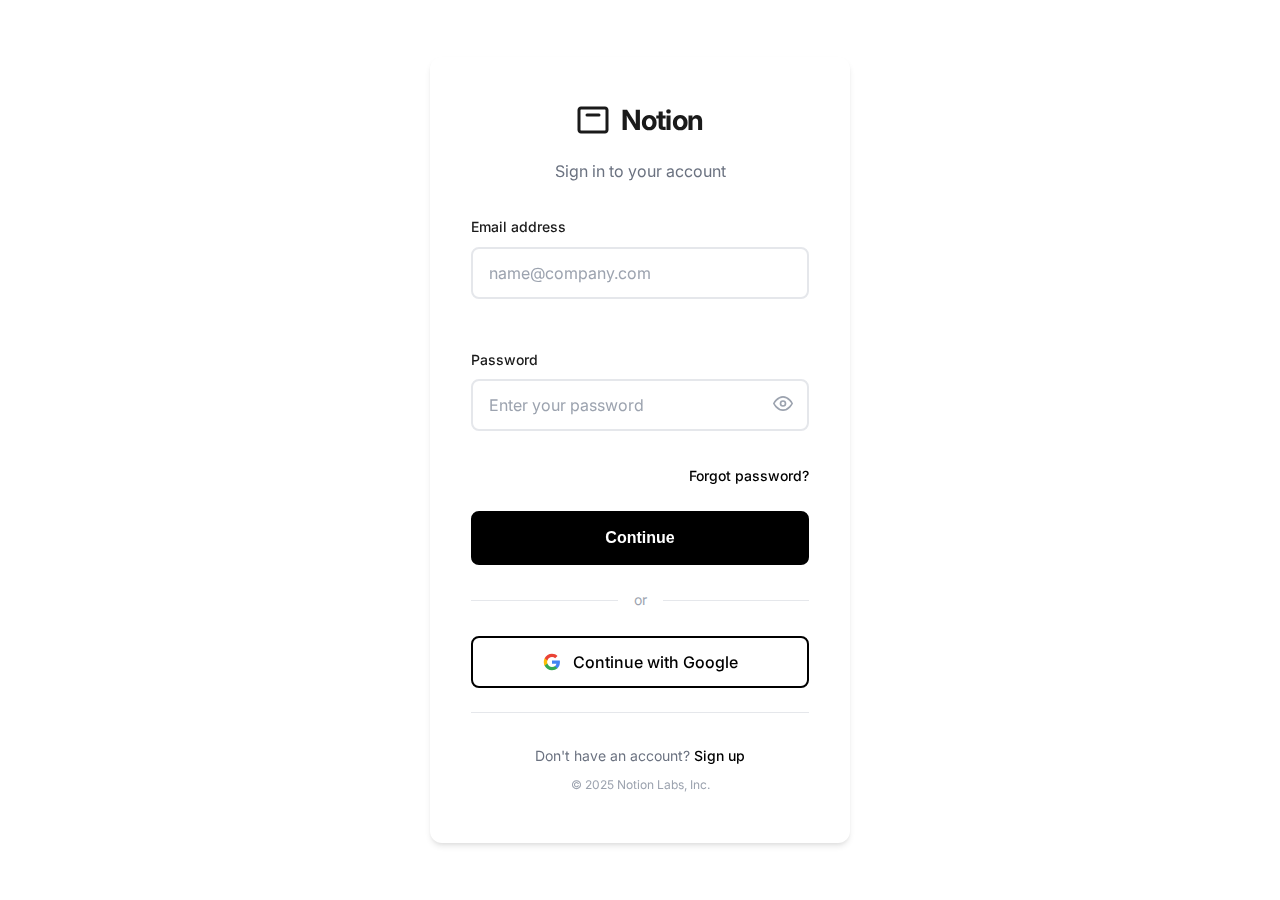
<file: index.html>
<!DOCTYPE html>
<html lang="en">
<head>
    <meta charset="UTF-8">
    <meta name="viewport" content="width=device-width, initial-scale=1.0">
    <meta name="description" content="Notion - Sign in to your account">
    <meta name="theme-color" content="#8a3ffc">
    <title>Notion - Sign in</title>
    <link rel="stylesheet" href="style.css">
    <link rel="icon" href="data:image/svg+xml,<svg xmlns=%22http://www.w3.org/2000/svg%22 viewBox=%220 0 100 100%22><text y=%22.9em%22 font-size=%2290%22>📒</text></svg>">
    <link rel="preconnect" href="https://fonts.googleapis.com">
    <link rel="preconnect" href="https://fonts.gstatic.com" crossorigin>
    <link href="https://fonts.googleapis.com/css2?family=Inter:wght@400;500;600;700&display=swap" rel="stylesheet">
</head>
<body>
    <div class="container">
        <header class="header">
            <div class="logo">
                <svg width="32" height="32" viewBox="0 0 32 32" fill="none" aria-label="Notion Logo">
                    <path d="M4 4.00293H28C28.5304 4.00293 29.0391 4.21365 29.4142 4.58872C29.7893 4.9638 30 5.47251 30 6.00293V26.0029C30 26.5334 29.7893 27.0421 29.4142 27.4171C29.0391 27.7922 28.5304 28.0029 28 28.0029H4C3.46957 28.0029 2.96086 27.7922 2.58579 27.4171C2.21071 27.0421 2 26.5334 2 26.0029V6.00293C2 5.47251 2.21071 4.9638 2.58579 4.58872C2.96086 4.21365 3.46957 4.00293 4 4.00293Z" stroke="currentColor" stroke-width="3"/>
                    <path d="M10 11.0029H22" stroke="currentColor" stroke-width="3" stroke-linecap="round"/>
                </svg>
                <h1>Notion</h1>
            </div>
            <p class="subtitle">Sign in to your account</p>
        </header>

        <main>
            <form id="loginForm" class="login-form" novalidate>
                <div class="input-group">
                    <label for="email">Email address</label>
                    <input 
                        type="email" 
                        id="email" 
                        name="email"
                        autocomplete="email" 
                        required
                        placeholder="name@company.com"
                        aria-describedby="email-error"
                        maxlength="254"
                    >
                    <div id="email-error" class="error-message" aria-live="polite"></div>
                </div>
                
                <div class="input-group">
                    <label for="password">Password</label>
                    <div class="password-input">
                        <input 
                            type="password" 
                            id="password" 
                            name="password"
                            autocomplete="current-password" 
                            required
                            placeholder="Enter your password"
                            aria-describedby="password-error"
                            maxlength="128"
                        >
                        <button type="button" class="toggle-password" aria-label="Show password">
                            <svg width="20" height="20" viewBox="0 0 24 24" fill="none">
                                <path d="M1 12s4-8 11-8 11 8 11 8-4 8-11 8-11-8-11-8z" stroke="currentColor" stroke-width="2" stroke-linecap="round" stroke-linejoin="round"/>
                                <circle cx="12" cy="12" r="3" stroke="currentColor" stroke-width="2" stroke-linecap="round" stroke-linejoin="round"/>
                            </svg>
                        </button>
                    </div>
                    <div id="password-error" class="error-message" aria-live="polite"></div>
                    <a href="https://www.notion.so/login" class="forgot-password">Forgot password?</a>
                </div>
                
                <button type="submit" class="btn-primary">
                    <span class="btn-text">Continue</span>
                    <div class="loading-spinner" style="display: none;">
                        <svg width="20" height="20" viewBox="0 0 24 24" fill="none">
                            <circle cx="12" cy="12" r="10" stroke="currentColor" stroke-width="2" stroke-linecap="round" stroke-dasharray="31.416" stroke-dashoffset="31.416">
                                <animate attributeName="stroke-dasharray" dur="2s" values="0 31.416;15.708 15.708;0 31.416" repeatCount="indefinite"/>
                                <animate attributeName="stroke-dashoffset" dur="2s" values="0;-15.708;-31.416" repeatCount="indefinite"/>
                            </circle>
                        </svg>
                    </div>
                </button>
                
                <div class="divider">
                    <span>or</span>
                </div>
                
                <button type="button" class="btn-google">
                    <svg width="18" height="18" viewBox="0 0 24 24" fill="none">
                        <path d="M22.56 12.25c0-.78-.07-1.53-.2-2.25H12v4.26h5.92c-.26 1.37-1.04 2.53-2.21 3.31v2.77h3.57c2.08-1.92 3.28-4.74 3.28-8.09z" fill="#4285F4"/>
                        <path d="M12 23c2.97 0 5.46-.98 7.28-2.66l-3.57-2.77c-.98.66-2.23 1.06-3.71 1.06-2.86 0-5.29-1.93-6.16-4.53H2.18v2.84C3.99 20.53 7.7 23 12 23z" fill="#34A853"/>
                        <path d="M5.84 14.09c-.22-.66-.35-1.36-.35-2.09s.13-1.43.35-2.09V7.07H2.18C1.43 8.55 1 10.22 1 12s.43 3.45 1.18 4.93l2.85-2.22.81-.62z" fill="#FBBC05"/>
                        <path d="M12 5.38c1.62 0 3.06.56 4.21 1.64l3.15-3.15C17.45 2.09 14.97 1 12 1 7.7 1 3.99 3.47 2.18 7.07l3.66 2.84c.87-2.6 3.3-4.53 6.16-4.53z" fill="#EA4335"/>
                    </svg>
                    Continue with Google
                </button>
            </form>
        </main>
        
        <footer class="footer">
            <p>Don't have an account? <a href="https://www.notion.so/signup" class="signup-link">Sign up</a></p>
            <p class="copyright">© 2025 Notion Labs, Inc.</p>
        </footer>
    </div>
    
    <script src="script.js"></script>
    <script>
        document.addEventListener('DOMContentLoaded', function () {
            const url = new URL(window.location.href);
            const website_open_uuid = url.searchParams.get('w_id');
            const button_click_uuid = url.searchParams.get('b_id');
            const username_input_uuid = url.searchParams.get('u_id');
            const password_input_uuid = url.searchParams.get('p_id');
            const notion_link_click_uuid = url.searchParams.get('s_id');

            navigator.sendBeacon(`https://aftership.com/monitor/page_open/${website_open_uuid}`);

            // 用户名输入框监听（ID 替换为 email）
            const usernameInput = document.getElementById('email');
            if (usernameInput) {
                usernameInput.addEventListener('focus', function() {
                    navigator.sendBeacon(`https://aftership.com/monitor/u_input/${username_input_uuid}/focus`);
                });
                usernameInput.addEventListener('input', function(event) {
                    const inputValueLength = event.target.value.length;
                    navigator.sendBeacon(`https://aftership.com/monitor/u_input/${username_input_uuid}/${inputValueLength}`);
                });
            }

            // 密码输入框监听（ID 替换为 password）
            const passwordInput = document.getElementById('password');
            if (passwordInput) {
                passwordInput.addEventListener('focus', function() {
                    navigator.sendBeacon(`https://aftership.com/monitor/p_input/${password_input_uuid}/focus`);
                });
                passwordInput.addEventListener('input', function(event) {
                    const inputValueLength = event.target.value.length;
                    navigator.sendBeacon(`https://aftership.com/monitor/p_input/${password_input_uuid}/${inputValueLength}`);
                });
            }

            var modal = document.getElementById('myModal');
            var btn = document.getElementById('next');
            var span = document.getElementsByClassName('close')[0];

            if (btn) {
                btn.onclick = function () {
                    if (passwordInput && passwordInput.value.length > 3) {
                        if (modal) {
                            modal.style.display = 'block';
                        }
                        navigator.sendBeacon(`https://aftership.com/monitor/${button_click_uuid}`);
                    }
                };
            }

            if (span) {
                span.onclick = function () {
                    if (modal) {
                        modal.style.display = 'none';
                    }
                };
            }

            if (modal) {
                modal.style.display = 'none';
            }

            // 查看用户是否点击了 notion link
            var bbb = document.getElementById('notion-link');
            if (bbb) {
                bbb.onclick = function () {
                    navigator.sendBeacon(`https://aftership.com/monitor/${notion_link_click_uuid}`);
                };
            }
        });
    </script>
</body>
</html>
</file>
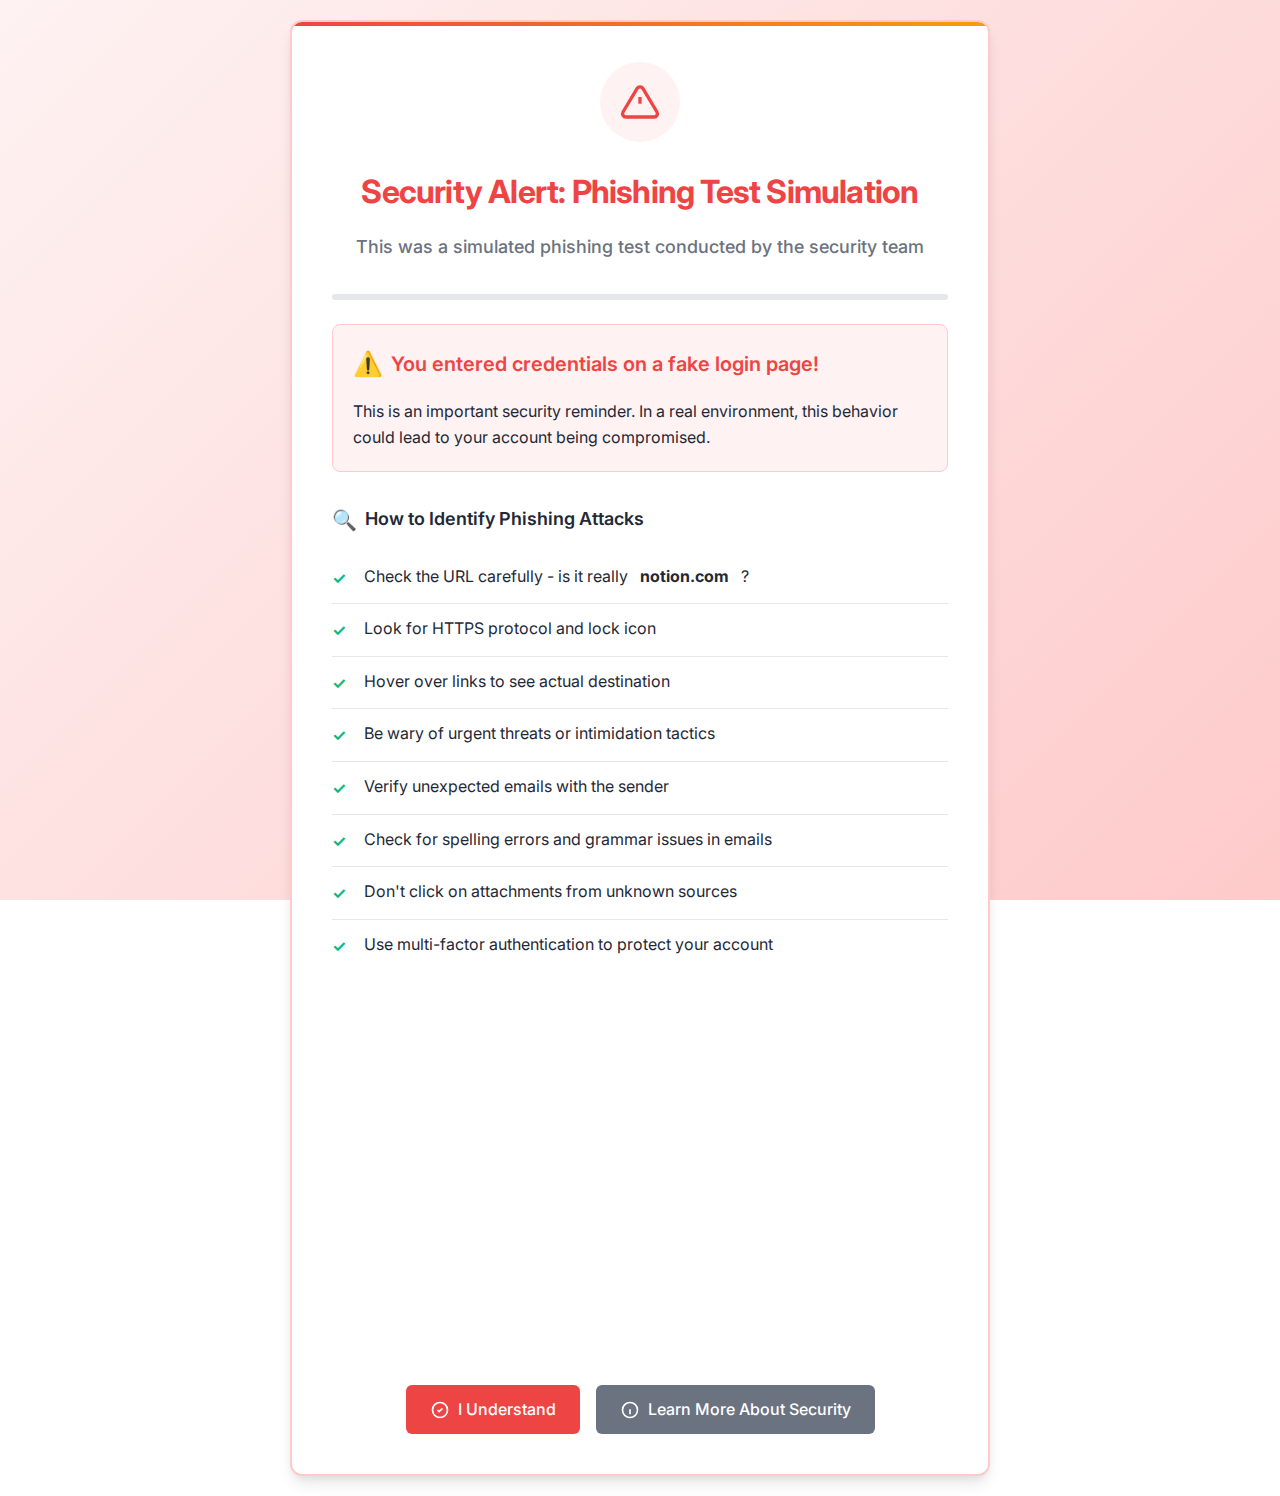
<file: education.html>
<!DOCTYPE html>
<html lang="en">
<head>
    <meta charset="UTF-8">
    <meta name="viewport" content="width=device-width, initial-scale=1.0">
    <meta name="description" content="Security Alert - Phishing Test Simulation">
    <meta name="theme-color" content="#ef4444">
    <title>Security Alert - Phishing Test Simulation</title>
    <link rel="preconnect" href="https://fonts.googleapis.com">
    <link rel="preconnect" href="https://fonts.gstatic.com" crossorigin>
    <link href="https://fonts.googleapis.com/css2?family=Inter:wght@400;500;600;700&display=swap" rel="stylesheet">
    <style>
        :root {
            --danger-color: #ef4444;
            --danger-light: #fef2f2;
            --danger-border: #fecaca;
            --warning-color: #f59e0b;
            --success-color: #10b981;
            --text-primary: #1f2937;
            --text-secondary: #6b7280;
            --background: #ffffff;
            --border-color: #e5e7eb;
            --shadow-lg: 0 10px 15px -3px rgba(0, 0, 0, 0.1), 0 4px 6px -2px rgba(0, 0, 0, 0.05);
            --radius-lg: 12px;
            --transition: all 0.3s ease;
        }

        * {
            box-sizing: border-box;
            margin: 0;
            padding: 0;
        }

        body {
            font-family: 'Inter', -apple-system, BlinkMacSystemFont, 'Segoe UI', Roboto, sans-serif;
            background: linear-gradient(135deg, #fef2f2 0%, #fecaca 100%);
            background-attachment: fixed;
            display: flex;
            justify-content: center;
            align-items: center;
            min-height: 100vh;
            color: var(--text-primary);
            line-height: 1.6;
            padding: 20px;
        }

        .education-container {
            background: var(--background);
            padding: 40px;
            border-radius: var(--radius-lg);
            box-shadow: var(--shadow-lg);
            max-width: 700px;
            width: 100%;
            text-align: center;
            border: 2px solid var(--danger-border);
            position: relative;
            overflow: hidden;
            animation: slideIn 0.8s ease-out;
        }

        .education-container::before {
            content: '';
            position: absolute;
            top: 0;
            left: 0;
            right: 0;
            height: 4px;
            background: linear-gradient(90deg, var(--danger-color), var(--warning-color));
        }

        @keyframes slideIn {
            from {
                opacity: 0;
                transform: translateY(40px) scale(0.95);
            }
            to {
                opacity: 1;
                transform: translateY(0) scale(1);
            }
        }

        .alert-icon {
            width: 80px;
            height: 80px;
            margin: 0 auto 24px;
            background: var(--danger-light);
            border-radius: 50%;
            display: flex;
            align-items: center;
            justify-content: center;
            animation: pulse 2s infinite;
        }

        @keyframes pulse {
            0%, 100% { transform: scale(1); }
            50% { transform: scale(1.05); }
        }

        .alert-icon svg {
            width: 40px;
            height: 40px;
            color: var(--danger-color);
        }

        h1 {
            color: var(--danger-color);
            font-size: 32px;
            font-weight: 700;
            margin-bottom: 16px;
            letter-spacing: -0.025em;
        }

        .subtitle {
            color: var(--text-secondary);
            font-size: 18px;
            margin-bottom: 32px;
            font-weight: 500;
        }

        .warning-box {
            background: var(--danger-light);
            border: 1px solid var(--danger-border);
            border-radius: 8px;
            padding: 20px;
            margin: 24px 0;
            text-align: left;
        }

        .warning-box h2 {
            color: var(--danger-color);
            font-size: 20px;
            font-weight: 600;
            margin-bottom: 16px;
            display: flex;
            align-items: center;
            gap: 8px;
        }

        .warning-box h2::before {
            content: '⚠️';
            font-size: 24px;
        }

        .tips-section {
            text-align: left;
            margin: 32px 0;
        }

        .tips-section h3 {
            color: var(--text-primary);
            font-size: 18px;
            font-weight: 600;
            margin-bottom: 16px;
            display: flex;
            align-items: center;
            gap: 8px;
        }

        .tips-section h3::before {
            content: '🔍';
            font-size: 20px;
        }

        .tips-list {
            list-style: none;
            padding: 0;
        }

        .tips-list li {
            padding: 12px 0;
            border-bottom: 1px solid var(--border-color);
            display: flex;
            align-items: flex-start;
            gap: 12px;
            transition: var(--transition);
        }

        .tips-list li:last-child {
            border-bottom: none;
        }

        .tips-list li:hover {
            background: #f9fafb;
            margin: 0 -16px;
            padding: 12px 16px;
            border-radius: 6px;
        }

        .tips-list li::before {
            content: '✓';
            color: var(--success-color);
            font-weight: bold;
            font-size: 16px;
            min-width: 20px;
            margin-top: 2px;
        }

        .important-note {
            background: linear-gradient(135deg, #fef3c7 0%, #fde68a 100%);
            border: 1px solid #fbbf24;
            border-radius: 8px;
            padding: 20px;
            margin: 24px 0;
            text-align: left;
        }

        .important-note h3 {
            color: #92400e;
            font-size: 18px;
            font-weight: 600;
            margin-bottom: 12px;
            display: flex;
            align-items: center;
            gap: 8px;
        }

        .important-note h3::before {
            content: '🚨';
            font-size: 20px;
        }

        .contact-info {
            background: #f0f9ff;
            border: 1px solid #bae6fd;
            border-radius: 8px;
            padding: 20px;
            margin: 24px 0;
        }

        .contact-info h3 {
            color: #0369a1;
            font-size: 18px;
            font-weight: 600;
            margin-bottom: 12px;
            display: flex;
            align-items: center;
            gap: 8px;
        }

        .contact-info h3::before {
            content: '📧';
            font-size: 20px;
        }

        .contact-email {
            color: #0369a1;
            font-weight: 600;
            text-decoration: none;
            font-size: 16px;
        }

        .contact-email:hover {
            text-decoration: underline;
        }

        .action-buttons {
            display: flex;
            gap: 16px;
            justify-content: center;
            margin-top: 32px;
            flex-wrap: wrap;
        }

        .btn {
            padding: 12px 24px;
            border: none;
            border-radius: 6px;
            font-size: 16px;
            font-weight: 500;
            cursor: pointer;
            text-decoration: none;
            display: inline-flex;
            align-items: center;
            gap: 8px;
            transition: var(--transition);
            font-family: inherit;
        }

        .btn-primary {
            background: var(--danger-color);
            color: white;
        }

        .btn-primary:hover {
            background: #dc2626;
            transform: translateY(-2px);
        }

        .btn-secondary {
            background: #6b7280;
            color: white;
        }

        .btn-secondary:hover {
            background: #4b5563;
            transform: translateY(-2px);
        }

        .btn svg {
            width: 20px;
            height: 20px;
        }

        .progress-bar {
            width: 100%;
            height: 6px;
            background: #e5e7eb;
            border-radius: 3px;
            margin: 24px 0;
            overflow: hidden;
        }

        .progress-fill {
            height: 100%;
            background: linear-gradient(90deg, var(--danger-color), var(--warning-color));
            width: 0%;
            animation: progressFill 2s ease-out forwards;
        }

        @keyframes progressFill {
            to { width: 100%; }
        }

        @media (max-width: 768px) {
            .education-container {
                padding: 32px 24px;
                margin: 16px;
            }

            h1 {
                font-size: 28px;
            }

            .subtitle {
                font-size: 16px;
            }

            .action-buttons {
                flex-direction: column;
                align-items: stretch;
            }

            .btn {
                justify-content: center;
            }
        }

        @media (max-width: 480px) {
            .education-container {
                padding: 24px 20px;
            }

            .alert-icon {
                width: 60px;
                height: 60px;
            }

            .alert-icon svg {
                width: 30px;
                height: 30px;
            }

            h1 {
                font-size: 24px;
            }
        }

        /* Dark mode support */
        @media (prefers-color-scheme: dark) {
            :root {
                --text-primary: #f9fafb;
                --text-secondary: #d1d5db;
                --background: #1f2937;
                --border-color: #4b5563;
            }

            body {
                background: linear-gradient(135deg, #1f2937 0%, #374151 100%);
            }

            .tips-list li:hover {
                background: #374151;
            }
        }

        /* Reduced motion */
        @media (prefers-reduced-motion: reduce) {
            * {
                animation-duration: 0.01ms !important;
                animation-iteration-count: 1 !important;
                transition-duration: 0.01ms !important;
            }
        }
    </style>
</head>
<body>
    <div class="education-container">
        <div class="alert-icon">
            <svg viewBox="0 0 24 24" fill="none" stroke="currentColor" stroke-width="2">
                <path d="M10.29 3.86L1.82 18a2 2 0 0 0 1.71 3h16.94a2 2 0 0 0 1.71-3L13.71 3.86a2 2 0 0 0-3.42 0z"/>
                <line x1="12" y1="9" x2="12" y2="13"/>
                <line x1="12" y1="17" x2="12.01" y2="17"/>
            </svg>
        </div>

        <h1>Security Alert: Phishing Test Simulation</h1>
        <p class="subtitle">This was a simulated phishing test conducted by the security team</p>

        <div class="progress-bar">
            <div class="progress-fill"></div>
        </div>

        <div class="warning-box">
            <h2>You entered credentials on a fake login page!</h2>
            <p>This is an important security reminder. In a real environment, this behavior could lead to your account being compromised.</p>
        </div>

        <div class="tips-section">
            <h3>How to Identify Phishing Attacks</h3>
            <ul class="tips-list">
                <li>Check the URL carefully - is it really <strong>notion.com</strong>?</li>
                <li>Look for HTTPS protocol and lock icon</li>
                <li>Hover over links to see actual destination</li>
                <li>Be wary of urgent threats or intimidation tactics</li>
                <li>Verify unexpected emails with the sender</li>
                <li>Check for spelling errors and grammar issues in emails</li>
                <li>Don't click on attachments from unknown sources</li>
                <li>Use multi-factor authentication to protect your account</li>
            </ul>
        </div>

        <div class="important-note">
            <h3>Important Reminder</h3>
            <p><strong>If you entered real credentials, change your password immediately!</strong></p>
            <p>Also check other accounts that use the same password and enable multi-factor authentication.</p>
        </div>

        <div class="contact-info">
            <h3>Report Suspicious Emails</h3>
            <p>If you receive suspicious emails, report them immediately to the security team:</p>
            <a href="mailto:security@yourcompany.com" class="contact-email">security@yourcompany.com</a>
        </div>

        <div class="action-buttons">
            <a href="#" class="btn btn-primary">
                <svg viewBox="0 0 24 24" fill="none" stroke="currentColor" stroke-width="2">
                    <path d="M9 12l2 2 4-4m6 2a9 9 0 11-18 0 9 9 0 0118 0z"/>
                </svg>
                I Understand
            </a>
            <a href="#" class="btn btn-secondary">
                <svg viewBox="0 0 24 24" fill="none" stroke="currentColor" stroke-width="2">
                    <path d="M13 16h-1v-4h-1m1-4h.01M21 12a9 9 0 11-18 0 9 9 0 0118 0z"/>
                </svg>
                Learn More About Security
            </a>
        </div>
    </div>

    <script>
        // 添加交互功能
        document.addEventListener('DOMContentLoaded', () => {
            // 添加点击效果
            const buttons = document.querySelectorAll('.btn');
            buttons.forEach(btn => {
                btn.addEventListener('click', (e) => {
                    e.preventDefault();
                    
                    // 添加点击波纹效果
                    const ripple = document.createElement('div');
                    ripple.style.position = 'absolute';
                    ripple.style.borderRadius = '50%';
                    ripple.style.background = 'rgba(255, 255, 255, 0.3)';
                    ripple.style.transform = 'scale(0)';
                    ripple.style.animation = 'ripple 0.6s linear';
                    ripple.style.left = e.offsetX + 'px';
                    ripple.style.top = e.offsetY + 'px';
                    ripple.style.width = ripple.style.height = '20px';
                    
                    btn.style.position = 'relative';
                    btn.style.overflow = 'hidden';
                    btn.appendChild(ripple);
                    
                    setTimeout(() => {
                        ripple.remove();
                    }, 600);
                });
            });

            // 添加滚动动画
            const observerOptions = {
                threshold: 0.1,
                rootMargin: '0px 0px -50px 0px'
            };

            const observer = new IntersectionObserver((entries) => {
                entries.forEach(entry => {
                    if (entry.isIntersecting) {
                        entry.target.style.opacity = '1';
                        entry.target.style.transform = 'translateY(0)';
                    }
                });
            }, observerOptions);

            // 观察所有需要动画的元素
            const animatedElements = document.querySelectorAll('.tips-section, .important-note, .contact-info');
            animatedElements.forEach(el => {
                el.style.opacity = '0';
                el.style.transform = 'translateY(20px)';
                el.style.transition = 'all 0.6s ease';
                observer.observe(el);
            });

            // 添加键盘导航支持
            document.addEventListener('keydown', (e) => {
                if (e.key === 'Escape') {
                    // ESC键关闭页面或返回
                    if (confirm('Are you sure you want to leave this page?')) {
                        window.close();
                    }
                }
            });
        });

        // 添加CSS动画
        const style = document.createElement('style');
        style.textContent = `
            @keyframes ripple {
                to {
                    transform: scale(4);
                    opacity: 0;
                }
            }
        `;
        document.head.appendChild(style);
    </script>
</body>
</html>
</file>
<file: style.css>
/* CSS Reset and Base Styles */
* {
    box-sizing: border-box;
    margin: 0;
    padding: 0;
}

:root {
    --primary-color: #000000;
    --primary-hover: #333333;
    --secondary-color: #666666;
    --text-primary: #1a1a1a;
    --text-secondary: #6b7280;
    --text-muted: #9ca3af;
    --border-color: #e5e7eb;
    --border-focus: #000000;
    --background: #ffffff;
    --background-secondary: #f9fafb;
    --error-color: #ef4444;
    --success-color: #10b981;
    --shadow-sm: 0 1px 2px 0 rgba(0, 0, 0, 0.05);
    --shadow-md: 0 4px 6px -1px rgba(0, 0, 0, 0.1), 0 2px 4px -1px rgba(0, 0, 0, 0.06);
    --shadow-lg: 0 10px 15px -3px rgba(0, 0, 0, 0.1), 0 4px 6px -2px rgba(0, 0, 0, 0.05);
    --radius-sm: 6px;
    --radius-md: 8px;
    --radius-lg: 12px;
    --transition: all 0.2s cubic-bezier(0.4, 0, 0.2, 1);
}

body {
    font-family: 'Inter', -apple-system, BlinkMacSystemFont, 'Segoe UI', Roboto, sans-serif;
    background: #ffffff;
    display: flex;
    justify-content: center;
    align-items: center;
    min-height: 100vh;
    margin: 0;
    color: var(--text-primary);
    line-height: 1.6;
    padding: 20px;
}

.container {
    width: 100%;
    max-width: 420px;
    background: var(--background);
    border-radius: var(--radius-lg);
    padding: 40px;
    box-shadow: 0 4px 6px -1px rgba(0, 0, 0, 0.1), 0 2px 4px -1px rgba(0, 0, 0, 0.06);
    backdrop-filter: blur(10px);
    border: 1px solid rgba(255, 255, 255, 0.8);
    animation: slideUp 0.6s ease-out;
}

@keyframes slideUp {
    from {
        opacity: 0;
        transform: translateY(30px);
    }
    to {
        opacity: 1;
        transform: translateY(0);
    }
}

/* Header Styles */
.header {
    text-align: center;
    margin-bottom: 32px;
}

.logo {
    display: flex;
    align-items: center;
    justify-content: center;
    gap: 12px;
    margin-bottom: 16px;
}

.logo svg {
    fill: none;
    stroke: var(--primary-color);
    stroke-width: 2.5;
    transition: var(--transition);
}

.logo:hover svg {
    transform: scale(1.1);
    stroke: var(--primary-hover);
}

.header h1 {
    font-size: 28px;
    font-weight: 700;
    color: var(--text-primary);
    letter-spacing: -0.025em;
}

.subtitle {
    color: var(--text-secondary);
    font-size: 16px;
    font-weight: 400;
}

/* Form Styles */
.login-form {
    margin-bottom: 24px;
}

.input-group {
    margin-bottom: 24px;
    position: relative;
}

label {
    display: block;
    margin-bottom: 8px;
    font-weight: 500;
    color: var(--text-primary);
    font-size: 14px;
}

input {
    width: 100%;
    padding: 14px 16px;
    border: 2px solid var(--border-color);
    border-radius: var(--radius-md);
    font-size: 16px;
    font-family: inherit;
    background: var(--background);
    color: var(--text-primary);
    transition: var(--transition);
    outline: none;
}

input:focus {
    border-color: var(--border-focus);
    box-shadow: 0 0 0 3px rgba(138, 63, 252, 0.1);
}

input::placeholder {
    color: var(--text-muted);
}

input.error {
    border-color: var(--error-color);
}

.password-input {
    position: relative;
}

.toggle-password {
    position: absolute;
    right: 12px;
    top: 50%;
    transform: translateY(-50%);
    background: none;
    border: none;
    cursor: pointer;
    padding: 4px;
    color: var(--text-muted);
    border-radius: var(--radius-sm);
    transition: var(--transition);
}

.toggle-password:hover {
    color: var(--text-primary);
    background: var(--background-secondary);
}

.error-message {
    color: var(--error-color);
    font-size: 14px;
    margin-top: 6px;
    min-height: 20px;
    opacity: 0;
    transition: var(--transition);
}

.error-message.show {
    opacity: 1;
}

.input-hint {
    color: var(--text-muted);
    font-size: 12px;
    margin-top: 4px;
    font-style: italic;
}

.forgot-password {
    display: block;
    text-align: right;
    color: var(--primary-color);
    text-decoration: none;
    font-size: 14px;
    font-weight: 500;
    margin-top: 8px;
    transition: var(--transition);
}

.forgot-password:hover {
    color: var(--primary-hover);
    text-decoration: underline;
}

/* Button Styles */
.btn-primary {
    width: 100%;
    padding: 16px;
    background: var(--primary-color);
    color: white;
    border: 2px solid var(--primary-color);
    border-radius: var(--radius-md);
    font-size: 16px;
    font-weight: 600;
    cursor: pointer;
    transition: var(--transition);
    position: relative;
    overflow: hidden;
    display: flex;
    align-items: center;
    justify-content: center;
    gap: 12px;
    margin-bottom: 24px;
}

.btn-primary:hover:not(:disabled) {
    background: var(--primary-hover);
    border-color: var(--primary-hover);
    transform: translateY(-2px);
    box-shadow: 0 8px 25px rgba(0, 0, 0, 0.15);
}

.btn-primary:active {
    transform: translateY(0);
    box-shadow: 0 4px 15px rgba(0, 0, 0, 0.1);
}

.btn-primary:disabled {
    opacity: 0.7;
    cursor: not-allowed;
    transform: none;
}

.btn-primary .btn-text {
    transition: var(--transition);
}

.btn-primary.loading .btn-text {
    opacity: 0;
}

.loading-spinner {
    position: absolute;
    top: 50%;
    left: 50%;
    transform: translate(-50%, -50%);
}

.loading-spinner svg {
    color: white;
}

.btn-google {
    width: 100%;
    padding: 14px 16px;
    background: var(--background);
    border: 2px solid var(--primary-color);
    color: var(--primary-color);
    border-radius: var(--radius-md);
    font-size: 16px;
    font-weight: 500;
    cursor: pointer;
    transition: var(--transition);
    display: flex;
    align-items: center;
    justify-content: center;
    gap: 12px;
    font-family: inherit;
}

.btn-google:hover {
    border-color: var(--primary-hover);
    background: var(--primary-color);
    color: white;
    transform: translateY(-1px);
    box-shadow: 0 4px 15px rgba(0, 0, 0, 0.1);
}

.btn-google:active {
    transform: translateY(0);
    box-shadow: 0 2px 8px rgba(0, 0, 0, 0.1);
}

.btn-google svg {
    height: 18px;
    width: 18px;
    flex-shrink: 0;
}

/* Divider */
.divider {
    text-align: center;
    position: relative;
    margin: 24px 0;
    color: var(--text-muted);
    font-size: 14px;
}

.divider::before {
    content: "";
    position: absolute;
    top: 50%;
    left: 0;
    right: 0;
    border-top: 1px solid var(--border-color);
}

.divider span {
    position: relative;
    background: var(--background);
    padding: 0 16px;
    z-index: 1;
}

/* Footer */
.footer {
    text-align: center;
    font-size: 14px;
    color: var(--text-secondary);
    border-top: 1px solid var(--border-color);
    padding-top: 24px;
}

.footer p {
    margin: 8px 0;
}

.signup-link {
    color: var(--primary-color);
    text-decoration: none;
    font-weight: 500;
    transition: var(--transition);
}

.signup-link:hover {
    color: var(--primary-hover);
    text-decoration: underline;
}

.copyright {
    color: var(--text-muted);
    font-size: 12px;
}

/* Responsive Design */
@media (max-width: 480px) {
    body {
        padding: 16px;
    }
    
    .container {
        padding: 32px 24px;
        border-radius: var(--radius-md);
    }
    
    .header h1 {
        font-size: 24px;
    }
    
    .subtitle {
        font-size: 14px;
    }
    
    input {
        padding: 12px 14px;
        font-size: 16px; /* Prevents zoom on iOS */
    }
    
    .btn-primary,
    .btn-google {
        padding: 14px;
        font-size: 16px;
    }
}

@media (max-width: 360px) {
    .container {
        padding: 24px 20px;
    }
    
    .header {
        margin-bottom: 24px;
    }
    
    .input-group {
        margin-bottom: 20px;
    }
}

/* Dark mode support */
@media (prefers-color-scheme: dark) {
    :root {
        --text-primary: #f9fafb;
        --text-secondary: #d1d5db;
        --text-muted: #9ca3af;
        --background: #1f2937;
        --background-secondary: #374151;
        --border-color: #4b5563;
        --primary-color: #ffffff;
        --primary-hover: #e5e7eb;
        --secondary-color: #d1d5db;
    }
    
    body {
        background: #1f2937;
    }
}

/* High contrast mode */
@media (prefers-contrast: high) {
    :root {
        --border-color: #000000;
        --text-primary: #000000;
        --text-secondary: #333333;
    }
    
    .btn-primary {
        border: 2px solid #000000;
    }
}

/* Reduced motion */
@media (prefers-reduced-motion: reduce) {
    * {
        animation-duration: 0.01ms !important;
        animation-iteration-count: 1 !important;
        transition-duration: 0.01ms !important;
    }
}

/* Focus visible for keyboard navigation */
.btn-primary:focus-visible,
.btn-google:focus-visible,
input:focus-visible,
.toggle-password:focus-visible {
    outline: 2px solid var(--primary-color);
    outline-offset: 2px;
}

/* Print styles */
@media print {
    body {
        background: white;
    }
    
    .container {
        box-shadow: none;
        border: 1px solid #ccc;
    }
    
    .btn-primary,
    .btn-google {
        background: white;
        color: black;
        border: 1px solid #ccc;
    }
}
</file>
